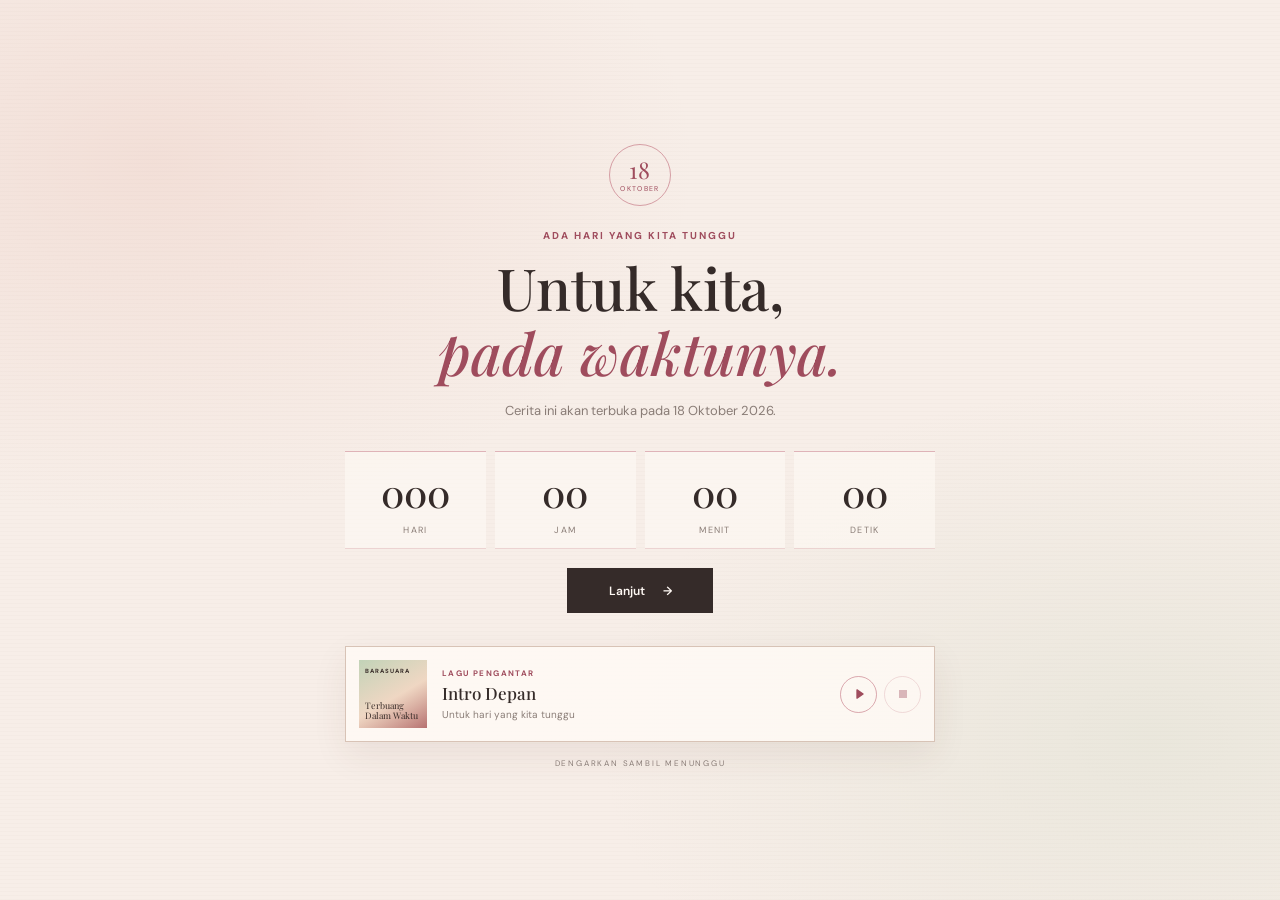
<file: index.html>
<!doctype html>
<html lang="id">
<head>
  <meta charset="utf-8">
  <meta name="viewport" content="width=device-width, initial-scale=1">
  <meta name="theme-color" content="#f6e9e3">
  <meta name="description" content="Perayaan kecil untuk satu tahun bersama.">
  <title>Satu Tahun, Kita</title>
  <link rel="stylesheet" href="style.css">
  <script src="script.js" defer></script>
</head>
<body>
  <div class="heart-rain" aria-hidden="true"></div>

  <main class="story" aria-live="polite">
    <section class="screen is-active" id="wishes-screen" aria-labelledby="wishes-title">
      <div class="intro-mark" aria-hidden="true">1 <span>tahun</span></div>
      <p class="eyebrow">UNTUK KITA, HARI INI DAN NANTI</p>
      <h1 id="wishes-title">Satu tahun,<br><em>dan masih kamu.</em></h1>
      <p class="screen-note">Sebelum lanjut, titipkan satu harapan kecil untuk perjalanan kita.</p>

      <form class="wish-form" id="wish-form">
        <label for="wish-input">Harapan untuk hubungan kita ke depannya</label>
        <textarea id="wish-input" name="wish" rows="4" placeholder="Tulis dari hati, ya..." required></textarea>
        <div class="form-bottom">
          <span class="form-hint">Tulis sesuatu dulu, baru kita lanjut.</span>
          <button class="button button--dark" type="submit">Submit <span aria-hidden="true">&#8594;</span></button>
        </div>
      </form>
      <p class="small-note">DIBUAT DENGAN SAYANG, KHUSUS UNTUK KAMU</p>
    </section>

    <section class="screen" id="letter-screen" aria-labelledby="letter-title" aria-hidden="true" inert>
      <p class="eyebrow">ADA SEPOTONG HATI DI SINI</p>
      <h2 id="letter-title">Sebuah surat <em>untukmu.</em></h2>
      <p class="screen-note">Ketuk amplopnya, ya.</p>

      <button class="envelope" id="envelope-button" type="button" aria-label="Buka surat">
        <span class="envelope-letter" aria-hidden="true"></span>
        <span class="envelope-flap" aria-hidden="true"></span>
        <span class="envelope-front" aria-hidden="true"></span>
        <span class="envelope-seal" aria-hidden="true">&hearts;</span>
      </button>
      <article class="letter-paper" id="letter-paper" aria-hidden="true">
        <p class="letter-kicker">UNTUK SAYANGKU,</p>
        <p>Happy 1st anniversary bb, so lucky to have you in my life. I never expected that i can meet someone like you in this life, i know sometimes i can make a mistake but i'm so gratefully to have soulmate who always forgive me. I still remember how we first meet before we love each other. I love you and it wouldn't stop</p>
        <span class="letter-heart" aria-hidden="true">&hearts;</span>
      </article>
      <button class="button button--dark next-button" id="letter-next" type="button" disabled>Next <span aria-hidden="true">&#8594;</span></button>
    </section>

    <section class="screen bouquet-screen" id="bouquet-screen" aria-labelledby="bouquet-title" aria-hidden="true" inert>
      <div class="bouquet-heading">
        <p class="eyebrow">PILIH BUNGA UNTUKKU</p>
        <h2 id="bouquet-title">Satu bunga,<br><em>satu pap.</em></h2>
        <p class="screen-note">Rangkai buket kecilmu. Boleh pilih lebih dari satu.</p>
      </div>

      <div class="flower-layout">
        <div class="flower-options" aria-label="Pilihan bunga">
          <button class="flower-option" type="button" data-flower="mawar" aria-label="Tambah mawar ke buket">
            <span class="flower-art flower-art--rose" aria-hidden="true">&#10047;</span>
            <span class="flower-name">Mawar</span>
            <span class="flower-price">satu bunga bayar dengan satu pap</span>
          </button>
          <button class="flower-option" type="button" data-flower="tulip" aria-label="Tambah tulip ke buket">
            <span class="flower-art flower-art--tulip" aria-hidden="true">&#10048;</span>
            <span class="flower-name">Tulip</span>
            <span class="flower-price">satu bunga bayar dengan satu pap</span>
          </button>
          <button class="flower-option" type="button" data-flower="matahari" aria-label="Tambah bunga matahari ke buket">
            <span class="flower-art flower-art--sunflower" aria-hidden="true">&#10047;</span>
            <span class="flower-name">Matahari</span>
            <span class="flower-price">satu bunga bayar dengan satu pap</span>
          </button>
          <button class="flower-option" type="button" data-flower="edelweis" aria-label="Tambah edelweis ke buket">
            <span class="flower-art flower-art--edelweiss" aria-hidden="true">&#10043;</span>
            <span class="flower-name">Edelweis</span>
            <span class="flower-price">satu bunga bayar dengan satu pap</span>
          </button>
          <button class="flower-option" type="button" data-flower="lily" aria-label="Tambah lily ke buket">
            <span class="flower-art flower-art--lily" aria-hidden="true">&#10046;</span>
            <span class="flower-name">Lily</span>
            <span class="flower-price">satu bunga bayar dengan satu pap</span>
          </button>
        </div>

        <aside class="bouquet-panel" aria-label="Buket pilihanmu">
          <p class="bouquet-label">BUKET KITA</p>
          <div class="bouquet-scene">
            <div class="bouquet-flowers" id="bouquet-flowers" aria-hidden="true"></div>
            <div class="bouquet-wrap" aria-hidden="true"></div>
            <div class="bouquet-ribbon" aria-hidden="true"><span></span></div>
          </div>
          <p class="bouquet-empty" id="bouquet-empty">Bunga pilihanmu akan muncul di sini</p>
          <ul class="bouquet-list" id="bouquet-list" aria-label="Isi buket"></ul>
          <p class="payment-count" id="payment-count" aria-live="polite">PILIH BUNGA DULU</p>
          <button class="button button--dark finish-button" id="finish-button" type="button" disabled>Lanjut <span aria-hidden="true">&#8594;</span></button>
        </aside>
      </div>
    </section>

    <section class="screen final-screen" id="final-screen" aria-labelledby="final-title" aria-hidden="true" inert>
      <p class="eyebrow">MASIH ADA BANYAK CERITA</p>
      <h2 id="final-title">Untuk semua <em>yang sudah kita lalui.</em></h2>
      <p class="screen-note">Terima kasih sudah menjadi rumah paling hangat.</p>
      <div class="memory-gallery" aria-label="Foto-foto kenangan">
        <img class="memory-photo" src="r1.jpeg" alt="Kenangan kita 1">
        <img class="memory-photo" src="r2.jpeg" alt="Kenangan kita 2">
        <img class="memory-photo" src="r3.jpeg" alt="Kenangan kita 3">
        <img class="memory-photo" src="r4.jpeg" alt="Kenangan kita 4">
        <img class="memory-photo" src="r5.jpeg" alt="Kenangan kita 5">
        <img class="memory-photo" src="r6.jpeg" alt="Kenangan kita 6">
        <img class="memory-photo" src="r7.jpeg" alt="Kenangan kita 7">
      </div>
      <button class="button button--dark return-button" id="return-button" type="button">Kembali ke awal <span aria-hidden="true">&#8594;</span></button>
    </section>
  </main>

  <footer class="music-player" aria-label="Pemutar musik">
    <div class="album-cover" aria-label="Sampul Terbuang Dalam Waktu oleh Barasuara">
      <img id="album-image" alt="Sampul lagu Terbuang Dalam Waktu oleh Barasuara" hidden>
      <span class="album-fallback" aria-hidden="true"><span>BARASUARA</span><strong>Terbuang<br>Dalam Waktu</strong></span>
    </div>
    <div class="track-info">
      <span class="track-title">Terbuang Dalam Waktu</span>
      <span class="track-artist">Barasuara</span>
    </div>
    <div class="track-progress" aria-hidden="true"><span></span></div>
    <button class="player-toggle" id="player-toggle" type="button" aria-label="Putar Terbuang Dalam Waktu" title="Putar / jeda">
      <svg class="play-icon" viewBox="0 0 24 24" aria-hidden="true"><path d="M8 5.8c0-.8.9-1.3 1.6-.8l9.1 6.2a1 1 0 0 1 0 1.6l-9.1 6.2c-.7.5-1.6 0-1.6-.8V5.8Z"/></svg>
      <svg class="pause-icon" viewBox="0 0 24 24" aria-hidden="true"><path d="M7 5h3.7v14H7zM13.3 5H17v14h-3.7z"/></svg>
    </button>
    <audio id="love-song" preload="auto" loop>
      <source src="terbuang%20dalam%20waktu.mpeg" type="audio/mpeg">
    </audio>
  </footer>
</body>
</html>
</file>
<file: style.css>
@import url('https://fonts.googleapis.com/css2?family=DM+Sans:wght@400;500;600;700&family=Playfair+Display:ital,wght@0,500;0,600;1,500;1,600&display=swap');

:root {
  color-scheme: light;
  --paper: #f7eee8;
  --paper-deep: #efdfd5;
  --ink: #352b29;
  --muted: #897c76;
  --rose: #bd6676;
  --rose-deep: #9f4c5d;
  --line: #dfcec4;
  --green: #687a5d;
  --serif: 'Playfair Display', Georgia, serif;
  --sans: 'DM Sans', 'Trebuchet MS', sans-serif;
}

* { box-sizing: border-box; }

body {
  min-width: 320px;
  min-height: 100vh;
  min-height: 100svh;
  margin: 0;
  overflow-x: hidden;
  color: var(--ink);
  background:
    radial-gradient(ellipse at 8% 18%, rgba(226, 168, 155, .19), transparent 34%),
    radial-gradient(ellipse at 92% 75%, rgba(220, 190, 163, .23), transparent 32%),
    repeating-linear-gradient(0deg, rgba(94, 67, 51, .018) 0, rgba(94, 67, 51, .018) 1px, transparent 1px, transparent 4px),
    var(--paper);
  font-family: var(--sans);
}

button, textarea { font: inherit; }
button { color: inherit; }
button:focus-visible, textarea:focus-visible { outline: 2px solid var(--rose-deep); outline-offset: 4px; }

.heart-rain {
  position: fixed;
  z-index: 0;
  inset: 0;
  overflow: hidden;
  pointer-events: none;
}

.falling-heart {
  position: absolute;
  top: -32px;
  color: var(--heart-color, #d98a98);
  opacity: 0;
  font-family: Georgia, serif;
  animation: heart-fall var(--fall-duration, 9s) linear var(--fall-delay, 0s) infinite;
  user-select: none;
}

@keyframes heart-fall {
  0% { transform: translate3d(0, -5vh, 0) rotate(0deg); opacity: 0; }
  12% { opacity: var(--heart-opacity, .34); }
  82% { opacity: var(--heart-opacity, .34); }
  100% { transform: translate3d(var(--heart-drift, 28px), 112vh, 0) rotate(46deg); opacity: 0; }
}

.story {
  position: relative;
  z-index: 1;
  width: min(100% - 36px, 920px);
  min-height: 100vh;
  min-height: 100svh;
  margin: 0 auto;
  padding: 50px 0 166px;
}

.screen {
  position: absolute;
  inset: 50px 0 auto;
  display: flex;
  flex-direction: column;
  align-items: center;
  padding-bottom: 110px;
  text-align: center;
  opacity: 0;
  transform: translateY(18px);
  transition: opacity .65s ease, transform .75s cubic-bezier(.2, .8, .2, 1);
  pointer-events: none;
}

.screen.is-active { opacity: 1; transform: translateY(0); pointer-events: auto; }
.screen[hidden] { display: none; }

.intro-mark {
  display: grid;
  place-items: center;
  width: 58px;
  height: 58px;
  margin-bottom: 25px;
  border: 1px solid rgba(189, 102, 118, .58);
  border-radius: 50%;
  color: var(--rose-deep);
  font-family: var(--serif);
  font-size: 25px;
}

.intro-mark span { margin-top: -20px; font-family: var(--sans); font-size: 8px; letter-spacing: 1.2px; text-transform: uppercase; }
.eyebrow { margin: 0 0 13px; color: var(--rose-deep); font-size: 10px; font-weight: 700; letter-spacing: 2.1px; }

h1, h2 {
  margin: 0;
  font-family: var(--serif);
  font-size: clamp(38px, 6vw, 58px);
  font-weight: 500;
  line-height: 1.13;
}

h1 em, h2 em { color: var(--rose-deep); font-weight: 500; }
.screen-note { max-width: 390px; margin: 15px 0 0; color: var(--muted); font-size: 13px; line-height: 1.7; }

.wish-form {
  width: min(100%, 510px);
  margin-top: 29px;
  padding: 23px 25px 20px;
  border: 1px solid rgba(185, 151, 133, .48);
  background: rgba(255, 251, 246, .69);
  box-shadow: 0 14px 45px rgba(87, 55, 41, .07);
  text-align: left;
  backdrop-filter: blur(8px);
}

.wish-form label { display: block; margin-bottom: 13px; font-family: var(--serif); font-size: 17px; }
.wish-form textarea { width: 100%; min-height: 105px; padding: 13px 14px; resize: vertical; border: 1px solid var(--line); border-radius: 0; background: rgba(255, 255, 255, .56); color: var(--ink); font-size: 13px; line-height: 1.65; }
.wish-form textarea::placeholder { color: #a5968d; }
.form-bottom { display: flex; align-items: center; justify-content: space-between; gap: 12px; margin-top: 15px; }
.form-hint, .small-note { color: var(--muted); font-size: 10px; }

.button {
  display: inline-flex;
  min-height: 43px;
  align-items: center;
  justify-content: center;
  gap: 17px;
  padding: 0 20px;
  border: 0;
  cursor: pointer;
  font-size: 12px;
  font-weight: 600;
  transition: background .2s ease, transform .2s ease, opacity .2s ease;
}

.button:hover:not(:disabled) { transform: translateY(-2px); }
.button--dark { background: var(--ink); color: #fff9f4; }
.button--dark:hover:not(:disabled) { background: var(--rose-deep); }
.button:disabled { cursor: not-allowed; opacity: .4; }
.small-note { margin: 25px 0 0; font-size: 8px; letter-spacing: 1.8px; }

#letter-screen { padding-bottom: 220px; }
#letter-screen h2, .bouquet-heading h2 { font-size: clamp(34px, 5vw, 47px); }
.envelope {
  position: relative;
  width: 246px;
  height: 164px;
  margin: 46px 0 15px;
  overflow: visible;
  border: 0;
  background: transparent;
  cursor: pointer;
  filter: drop-shadow(0 14px 18px rgba(96, 55, 48, .16));
  perspective: 800px;
}
.envelope-front {
  position: absolute;
  inset: 0;
  z-index: 3;
  background: #d9a3a0;
  clip-path: polygon(0 0, 50% 57%, 100% 0, 100% 100%, 0 100%);
}
.envelope-front::before, .envelope-front::after { position: absolute; inset: 0; content: ''; background: rgba(255, 237, 225, .42); }
.envelope-front::before { clip-path: polygon(0 0, 50% 58%, 0 100%); }
.envelope-front::after { clip-path: polygon(100% 0, 50% 58%, 100% 100%); background: rgba(163, 92, 96, .17); }
.envelope-flap {
  position: absolute;
  inset: 0 0 auto;
  z-index: 4;
  height: 83px;
  background: #c98588;
  clip-path: polygon(0 0, 100% 0, 50% 100%);
  transform-origin: top center;
  transition: transform .7s cubic-bezier(.2, .7, .25, 1), z-index .01s .35s;
}
.envelope-letter {
  position: absolute;
  inset: 13px 17px 6px;
  z-index: 2;
  background: #fff8ee;
  transition: transform .8s cubic-bezier(.2, .8, .2, 1);
}
.envelope-seal {
  position: absolute;
  z-index: 5;
  top: 69px;
  left: calc(50% - 16px);
  display: grid;
  width: 32px;
  height: 32px;
  place-items: center;
  border: 1px solid rgba(255, 255, 255, .72);
  border-radius: 50%;
  background: var(--rose-deep);
  color: #fff4eb;
  font-size: 15px;
  transition: opacity .25s ease, transform .3s ease;
}
.envelope.is-open .envelope-flap { z-index: 1; transform: rotateX(180deg); }
.envelope.is-open .envelope-letter { transform: translateY(-74px); }
.envelope.is-open .envelope-seal { opacity: 0; transform: scale(.5); }

.letter-paper {
  width: min(100%, 495px);
  max-height: 0;
  margin: 0 auto;
  padding: 0 25px;
  overflow: hidden;
  border: 0 solid rgba(183, 151, 128, .5);
  background: rgba(255, 250, 242, .91);
  opacity: 0;
  transform: translateY(-8px) scale(.98);
  transition: max-height .85s ease, padding .55s ease, opacity .45s ease, transform .65s ease, border-width .2s ease;
  text-align: left;
}
.letter-paper.is-visible { max-height: 310px; margin: 10px auto 0; padding: 22px 25px 18px; border-width: 1px; opacity: 1; transform: translateY(0) scale(1); }
.letter-kicker { margin: 0 0 12px; color: var(--rose-deep); font-size: 9px; font-weight: 700; letter-spacing: 1.5px; }
.letter-paper > p:nth-child(2) { margin: 0; font-family: var(--serif); font-size: 15px; line-height: 1.8; }
.letter-heart { display: block; margin-top: 11px; color: var(--rose); text-align: right; }
.next-button { margin: 18px auto 0; }

.bouquet-screen { align-items: stretch; text-align: left; }
.bouquet-heading { text-align: center; }
.bouquet-heading .screen-note { margin-right: auto; margin-left: auto; }
.flower-layout { display: grid; grid-template-columns: minmax(0, 1.14fr) minmax(260px, .86fr); align-items: start; gap: 30px; width: 100%; margin-top: 29px; }
.flower-options { display: grid; grid-template-columns: repeat(2, minmax(0, 1fr)); gap: 10px; }
.flower-option {
  display: grid;
  grid-template-columns: 45px 1fr;
  grid-template-rows: auto auto;
  min-height: 78px;
  align-items: center;
  padding: 11px 12px;
  border: 1px solid rgba(185, 151, 133, .52);
  background: rgba(255, 251, 246, .72);
  cursor: pointer;
  text-align: left;
  transition: border-color .2s ease, background .2s ease, transform .2s ease;
}
.flower-option:hover { transform: translateY(-2px); border-color: var(--rose); background: #fff9f4; }
.flower-option:active { transform: scale(.98); }
.flower-art { grid-row: 1 / 3; display: grid; width: 39px; height: 45px; place-items: center; font-size: 31px; line-height: 1; }
.flower-art--rose { color: #bd5164; }
.flower-art--tulip { color: #d27275; }
.flower-art--sunflower { color: #d7a332; }
.flower-art--edelweiss { color: #91a3a0; }
.flower-art--lily { color: #d99b81; }
.flower-name { align-self: end; font-family: var(--serif); font-size: 16px; }
.flower-price { align-self: start; margin-top: 4px; color: var(--muted); font-size: 8px; line-height: 1.35; }

.bouquet-panel { min-height: 455px; padding: 19px 20px 18px; border: 1px solid rgba(185, 151, 133, .48); background: rgba(255, 251, 246, .7); text-align: center; }
.bouquet-label { margin: 0; color: var(--rose-deep); font-size: 9px; font-weight: 700; letter-spacing: 2px; }
.bouquet-scene { position: relative; width: 100%; max-width: 254px; height: 220px; margin: 9px auto 0; }
.bouquet-wrap {
  position: absolute;
  z-index: 3;
  right: 64px;
  bottom: 8px;
  left: 64px;
  height: 82px;
  background: repeating-linear-gradient(117deg, rgba(255,255,255,.32) 0 2px, transparent 2px 11px), linear-gradient(105deg, #d2a06c, #f1cea0 47%, #c68a5f);
  clip-path: polygon(5% 0, 95% 0, 70% 100%, 30% 100%);
  filter: drop-shadow(0 5px 3px rgba(94, 63, 48, .14));
}
.bouquet-wrap::before { position: absolute; inset: 0; background: linear-gradient(78deg, transparent 24%, rgba(255,255,255,.48) 25% 28%, transparent 29% 71%, rgba(255,255,255,.42) 72% 75%, transparent 76%); content: ''; }
.bouquet-ribbon { position: absolute; z-index: 4; right: 0; bottom: 47px; left: 0; width: 32px; height: 13px; margin: auto; border-radius: 2px; background: #db869c; box-shadow: 0 2px 4px rgba(111, 61, 70, .15); }
.bouquet-ribbon::before, .bouquet-ribbon::after { position: absolute; top: -7px; width: 20px; height: 17px; border: 3px solid #d77993; border-radius: 15px 15px 3px 15px; content: ''; }
.bouquet-ribbon::before { left: -16px; transform: rotate(25deg); }
.bouquet-ribbon::after { right: -16px; transform: scaleX(-1) rotate(25deg); }
.bouquet-ribbon span { position: absolute; top: 7px; left: 13px; width: 10px; height: 24px; border-right: 3px solid #d77993; border-bottom: 3px solid #d77993; transform: rotate(15deg) skewY(15deg); }
.bouquet-flowers { position: absolute; z-index: 2; inset: 0 8px 76px; display: flex; align-items: end; justify-content: center; gap: 2px; }
.bouquet-stem { position: relative; display: flex; width: 44px; height: calc(72px + var(--stem-rise, 0px)); flex: 0 1 44px; align-items: start; justify-content: center; margin: 0 -2px; transform: rotate(var(--tilt, 0deg)); transform-origin: top center; }
.bouquet-bloom {
  position: relative;
  display: block;
  width: 52px;
  height: 52px;
  flex: none;
  background:
    radial-gradient(circle at 50% 50%, var(--center-color) 0 11%, rgba(255,255,255,.6) 12% 15%, transparent 16%),
    radial-gradient(ellipse 20% 29% at 50% 14%, var(--petal-color) 0 74%, transparent 78%),
    radial-gradient(ellipse 20% 29% at 76% 24%, var(--petal-color) 0 74%, transparent 78%),
    radial-gradient(ellipse 20% 29% at 86% 50%, var(--petal-color) 0 74%, transparent 78%),
    radial-gradient(ellipse 20% 29% at 76% 76%, var(--petal-color) 0 74%, transparent 78%),
    radial-gradient(ellipse 20% 29% at 50% 86%, var(--petal-color) 0 74%, transparent 78%),
    radial-gradient(ellipse 20% 29% at 24% 76%, var(--petal-color) 0 74%, transparent 78%),
    radial-gradient(ellipse 20% 29% at 14% 50%, var(--petal-color) 0 74%, transparent 78%),
    radial-gradient(ellipse 20% 29% at 24% 24%, var(--petal-color) 0 74%, transparent 78%);
  filter: drop-shadow(0 2px 1px rgba(74, 46, 43, .12));
}
.bouquet-stem::before { position: absolute; z-index: 1; top: 62px; left: 2px; width: 13px; height: 7px; border-radius: 100% 0 100% 0; background: var(--green); box-shadow: 15px 13px 0 -1px #829173; transform: rotate(-24deg); content: ''; }
.bouquet-stem::after { position: absolute; top: 33px; bottom: -1px; left: 18px; z-index: -1; width: 3px; border-radius: 3px; background: var(--green); content: ''; }
.bouquet-extra { position: absolute; top: 8px; right: 1px; padding: 3px 6px; border-radius: 20px; background: var(--paper); color: var(--ink); font-size: 9px; }
.bouquet-empty { margin: -1px 0 9px; color: var(--muted); font-size: 10px; }
.bouquet-list { display: flex; flex-wrap: wrap; justify-content: center; gap: 5px 11px; min-height: 22px; margin: 5px 0 7px; padding: 0; list-style: none; }
.bouquet-list li { display: flex; align-items: center; gap: 5px; color: var(--ink); font-size: 10px; }
.bouquet-list button { display: grid; width: 19px; height: 19px; place-items: center; border: 1px solid var(--line); border-radius: 50%; background: transparent; cursor: pointer; font-size: 12px; }
.payment-count { margin: 7px 0 12px; color: var(--rose-deep); font-size: 10px; font-weight: 700; letter-spacing: 1.1px; }
.finish-button { width: 100%; min-height: 39px; }

.final-screen { padding-bottom: 145px; }
.final-screen h2 { max-width: 720px; font-size: clamp(35px, 5vw, 49px); }
.memory-gallery { position: relative; width: 100%; height: min(58vh, 460px); min-height: 350px; margin: 31px 0 26px; overflow: hidden; }
.memory-photo { position: absolute; top: -190px; left: var(--photo-x); width: clamp(84px, 11vw, 122px); aspect-ratio: 3 / 4; object-fit: cover; border: 6px solid rgba(255, 251, 246, .92); background: var(--paper-deep); box-shadow: 0 10px 28px rgba(70, 45, 39, .16); opacity: 0; will-change: top, transform, opacity; }
.memory-photo:nth-child(1) { --photo-x: 4%; --photo-tilt: -5; --photo-delay: -9s; }
.memory-photo:nth-child(2) { --photo-x: 18%; --photo-tilt: 3; --photo-delay: -3s; }
.memory-photo:nth-child(3) { --photo-x: 32%; --photo-tilt: -2; --photo-delay: -7s; }
.memory-photo:nth-child(4) { --photo-x: 46%; --photo-tilt: 5; --photo-delay: -1s; }
.memory-photo:nth-child(5) { --photo-x: 60%; --photo-tilt: -4; --photo-delay: -5s; }
.memory-photo:nth-child(6) { --photo-x: 74%; --photo-tilt: 2; --photo-delay: -10s; }
.memory-photo:nth-child(7) { --photo-x: 86%; --photo-tilt: -3; --photo-delay: -4s; }
.final-screen.is-active .memory-photo { animation: photo-rain 12s linear var(--photo-delay) infinite; }
.return-button { margin: 0 auto; }

@keyframes photo-rain {
  0% { top: -190px; transform: translate3d(0, 0, 0) rotate(calc(var(--photo-tilt) * 1deg)); opacity: 0; }
  9% { opacity: 1; }
  88% { opacity: 1; }
  100% { top: calc(100% + 190px); transform: translate3d(18px, 0, 0) rotate(calc(var(--photo-tilt) * 1deg)); opacity: 0; }
}

.music-player {
  position: fixed;
  z-index: 10;
  right: 0;
  bottom: 44px;
  left: 0;
  display: grid;
  grid-template-columns: 48px minmax(105px, 1fr) minmax(45px, 1.2fr) 38px;
  align-items: center;
  gap: 13px;
  min-height: 76px;
  padding: 10px max(20px, calc((100vw - 880px) / 2));
  border-top: 1px solid rgba(185, 151, 133, .6);
  background: rgba(249, 241, 234, .94);
  box-shadow: 0 -9px 28px rgba(75, 54, 43, .07);
  backdrop-filter: blur(16px);
}
.album-cover { position: relative; display: grid; width: 48px; height: 48px; place-items: center; overflow: hidden; background: linear-gradient(145deg, #c4d4c4, #e4c5b4 57%, #c47f81); color: #392d29; }
.album-cover img { width: 100%; height: 100%; object-fit: cover; }
.album-cover img:not([hidden]) + .album-fallback { display: none; }
.album-fallback { display: flex; width: 100%; height: 100%; flex-direction: column; justify-content: space-between; padding: 5px 4px; background: linear-gradient(150deg, rgba(210,224,205,.84), rgba(240,217,197,.88) 54%, rgba(182,113,111,.72)); }
.album-fallback span { font-size: 5px; font-weight: 700; letter-spacing: 1px; }
.album-fallback strong { font-family: var(--serif); font-size: 6px; font-weight: 500; line-height: 1.2; }
.track-info { display: grid; gap: 4px; min-width: 0; }
.track-title { overflow: hidden; font-size: 12px; font-weight: 700; text-overflow: ellipsis; white-space: nowrap; }
.track-artist { color: var(--muted); font-size: 10px; }
.track-progress { position: relative; height: 2px; overflow: hidden; background: #d9c9bf; }
.track-progress span { display: block; width: 28%; height: 100%; background: var(--rose); animation: progress-drift 22s linear infinite alternate; }
@keyframes progress-drift { to { width: 72%; } }
.player-toggle { display: grid; width: 36px; height: 36px; place-items: center; border: 1px solid rgba(189, 102, 118, .55); border-radius: 50%; background: transparent; color: var(--rose-deep); cursor: pointer; }
.player-toggle svg { width: 17px; height: 17px; fill: currentColor; }
.pause-icon, .is-playing .play-icon { display: none; }
.is-playing .pause-icon { display: block; }

@media (min-width: 900px) {
  .story { padding-top: 64px; }
  .screen { inset: 64px 0 auto; }
  .bouquet-screen { padding-bottom: 30px; }
}

@media (max-width: 650px) {
  .story { width: min(100% - 30px, 500px); padding-top: 36px; }
  .screen { inset: 36px 0 auto; }
  .intro-mark { width: 50px; height: 50px; margin-bottom: 20px; font-size: 22px; }
  h1 { font-size: clamp(38px, 11vw, 50px); }
  .screen-note { max-width: 330px; font-size: 12px; }
  .wish-form { margin-top: 23px; padding: 19px 17px 16px; }
  .wish-form label { font-size: 15px; }
  .form-hint { max-width: 145px; font-size: 9px; line-height: 1.4; }
  .button { min-height: 41px; padding: 0 16px; }
  .small-note { margin-top: 20px; font-size: 7px; }
  .envelope { margin-top: 39px; }
  .letter-paper.is-visible { max-height: 390px; padding: 18px; }
  .letter-paper > p:nth-child(2) { font-size: 14px; }
  .flower-layout { grid-template-columns: 1fr; gap: 15px; margin-top: 22px; }
  .flower-options { gap: 8px; }
  .flower-option { grid-template-columns: 37px 1fr; min-height: 68px; padding: 8px; }
  .flower-art { width: 33px; height: 40px; font-size: 27px; }
  .flower-name { font-size: 14px; }
  .flower-price { font-size: 7px; }
  .bouquet-panel { min-height: auto; padding: 15px 18px; }
  .bouquet-scene { height: 190px; }
  .bouquet-wrap { right: 74px; left: 74px; height: 68px; }
  .bouquet-ribbon { bottom: 38px; }
  .bouquet-flowers { right: 5px; bottom: 65px; left: 5px; }
  .bouquet-stem { height: calc(64px + var(--stem-rise, 0px)); }
  .bouquet-bloom { width: 45px; height: 45px; }
  .bouquet-stem::before { top: 57px; }
  .bouquet-stem::after { top: 30px; left: 18px; }
  .music-player { grid-template-columns: 44px minmax(80px, 1fr) minmax(30px, .65fr) 36px; gap: 9px; min-height: 68px; padding: 9px 15px; }
  .album-cover { width: 44px; height: 44px; }
  .track-title { font-size: 11px; }
  .memory-gallery { height: min(54vh, 410px); min-height: 310px; margin-top: 24px; }
  .memory-photo { width: clamp(66px, 22vw, 82px); border-width: 4px; }
  .memory-photo:nth-child(1) { --photo-x: 2%; }
  .memory-photo:nth-child(2) { --photo-x: 36%; }
  .memory-photo:nth-child(3) { --photo-x: 70%; }
  .memory-photo:nth-child(4) { --photo-x: 18%; }
  .memory-photo:nth-child(5) { --photo-x: 52%; }
  .memory-photo:nth-child(6) { --photo-x: 5%; }
  .memory-photo:nth-child(7) { --photo-x: 72%; }
}

@media (max-width: 365px) {
  .flower-price { font-size: 6.5px; }
  .flower-option { grid-template-columns: 31px 1fr; }
  .flower-art { width: 29px; font-size: 24px; }
  .music-player { grid-template-columns: 40px minmax(74px, 1fr) 27px 34px; gap: 7px; padding-right: 11px; padding-left: 11px; }
  .album-cover { width: 40px; height: 40px; }
  .track-progress { width: 25px; }
}

@media (prefers-reduced-motion: reduce) {
  *, *::before, *::after { scroll-behavior: auto !important; animation-duration: .01ms !important; animation-iteration-count: 1 !important; transition-duration: .01ms !important; }
}
</file>
<file: timer.css>
@import url('https://fonts.googleapis.com/css2?family=DM+Sans:wght@400;500;600;700&family=Playfair+Display:ital,wght@0,500;0,600;1,500;1,600&display=swap');

:root {
  color-scheme: light;
  --paper: #f7eee8;
  --ink: #352b29;
  --muted: #897c76;
  --rose: #bd6676;
  --rose-deep: #9f4c5d;
  --line: #dfcec4;
  --serif: 'Playfair Display', Georgia, serif;
  --sans: 'DM Sans', 'Trebuchet MS', sans-serif;
}

* { box-sizing: border-box; }
body {
  min-width: 320px;
  min-height: 100vh;
  min-height: 100svh;
  margin: 0;
  overflow-x: hidden;
  color: var(--ink);
  background:
    radial-gradient(ellipse at 12% 18%, rgba(226, 168, 155, .21), transparent 34%),
    radial-gradient(ellipse at 90% 82%, rgba(191, 207, 181, .23), transparent 34%),
    repeating-linear-gradient(0deg, rgba(94, 67, 51, .018) 0, rgba(94, 67, 51, .018) 1px, transparent 1px, transparent 4px),
    var(--paper);
  font-family: var(--sans);
}
button { font: inherit; color: inherit; }
button:focus-visible { outline: 2px solid var(--rose-deep); outline-offset: 4px; }
.timer-hearts { position: fixed; z-index: 0; inset: 0; overflow: hidden; pointer-events: none; }
.timer-heart {
  position: absolute;
  top: -32px;
  color: var(--heart-color);
  font-family: Georgia, serif;
  font-size: var(--heart-size);
  opacity: 0;
  animation: timer-heart-fall var(--heart-duration) linear var(--heart-delay) infinite;
}
@keyframes timer-heart-fall {
  0% { transform: translate3d(0, -6vh, 0) rotate(0); opacity: 0; }
  12%, 82% { opacity: .22; }
  100% { transform: translate3d(var(--heart-drift), 112vh, 0) rotate(48deg); opacity: 0; }
}
.timer-page { position: relative; z-index: 1; display: grid; min-height: 100vh; min-height: 100svh; place-items: center; padding: 46px 18px 34px; }
.timer-content { width: min(100%, 590px); text-align: center; animation: arrive .9s cubic-bezier(.2, .8, .2, 1) both; }
@keyframes arrive { from { transform: translateY(16px); opacity: 0; } to { transform: translateY(0); opacity: 1; } }
.timer-mark { display: grid; width: 62px; height: 62px; place-content: center; margin: 0 auto 23px; border: 1px solid rgba(189, 102, 118, .58); border-radius: 50%; color: var(--rose-deep); font-family: var(--serif); font-size: 23px; line-height: 1; }
.timer-mark span { margin-top: 4px; font-family: var(--sans); font-size: 7px; letter-spacing: 1.3px; text-transform: uppercase; }
.timer-eyebrow { margin: 0 0 13px; color: var(--rose-deep); font-size: 10px; font-weight: 700; letter-spacing: 2px; }
h1 { margin: 0; font-family: var(--serif); font-size: clamp(39px, 8vw, 58px); font-weight: 500; line-height: 1.12; }
h1 em { color: var(--rose-deep); font-weight: 500; }
.timer-copy { margin: 15px 0 0; color: var(--muted); font-size: 13px; line-height: 1.7; }
.countdown { display: grid; grid-template-columns: repeat(4, minmax(0, 1fr)); gap: 9px; margin: 29px 0 19px; }
.countdown div { display: grid; gap: 6px; padding: 15px 8px 12px; border-top: 1px solid rgba(189, 102, 118, .45); border-bottom: 1px solid rgba(189, 102, 118, .24); background: rgba(255, 251, 246, .55); }
.countdown strong { font-family: var(--serif); font-size: clamp(27px, 6vw, 38px); font-weight: 500; font-variant-numeric: tabular-nums; }
.countdown span { color: var(--muted); font-size: 9px; letter-spacing: 1.2px; text-transform: uppercase; }
.continue-button { display: inline-flex; min-width: 146px; min-height: 45px; align-items: center; justify-content: center; gap: 18px; border: 0; background: var(--ink); color: #fff9f4; font-size: 12px; font-weight: 600; cursor: pointer; transition: background .2s ease, transform .2s ease, opacity .2s ease; }
.continue-button:hover:not(:disabled) { transform: translateY(-2px); background: var(--rose-deep); }
.continue-button:disabled { cursor: not-allowed; opacity: .45; }
.intro-player { display: grid; grid-template-columns: 68px minmax(0, 1fr) auto; align-items: center; gap: 15px; margin-top: 33px; padding: 13px; border: 1px solid rgba(185, 151, 133, .55); background: rgba(255, 251, 246, .82); box-shadow: 0 13px 35px rgba(87, 55, 41, .08); text-align: left; }
.album-art { position: relative; width: 68px; aspect-ratio: 1; overflow: hidden; background: linear-gradient(145deg, #b7c6ad, #e6c0ad 56%, #b97276); }
.album-art img { width: 100%; height: 100%; object-fit: cover; }
.album-art img:not([hidden]) + .album-fallback { display: none; }
.album-fallback { display: flex; height: 100%; flex-direction: column; justify-content: space-between; padding: 7px 6px; background: linear-gradient(150deg, rgba(195,213,185,.88), rgba(240,217,197,.9) 54%, rgba(182,113,111,.76)); color: #392d29; }
.album-fallback strong { font-size: 6px; letter-spacing: 1px; }
.album-fallback span { font-family: var(--serif); font-size: 9px; line-height: 1.1; }
.intro-meta { display: grid; min-width: 0; gap: 4px; }
.intro-label { color: var(--rose-deep); font-size: 8px; font-weight: 700; letter-spacing: 1.4px; }
.intro-meta strong { overflow: hidden; font-family: var(--serif); font-size: 17px; font-weight: 500; text-overflow: ellipsis; white-space: nowrap; }
.intro-artist { color: var(--muted); font-size: 10px; }
.intro-controls { display: flex; gap: 7px; }
.intro-controls button { display: grid; width: 37px; height: 37px; place-items: center; border: 1px solid rgba(189, 102, 118, .55); border-radius: 50%; background: transparent; color: var(--rose-deep); cursor: pointer; }
.intro-controls button:disabled { opacity: .38; cursor: not-allowed; }
.intro-controls svg { width: 16px; height: 16px; fill: currentColor; }
.timer-footnote { margin: 16px 0 0; color: var(--muted); font-size: 8px; letter-spacing: 1.8px; }

@media (max-width: 480px) {
  .timer-page { padding: 34px 15px 25px; }
  .timer-mark { width: 54px; height: 54px; margin-bottom: 19px; }
  .timer-eyebrow { font-size: 9px; letter-spacing: 1.7px; }
  .timer-copy { font-size: 12px; }
  .countdown { gap: 6px; margin-top: 24px; }
  .countdown div { padding: 12px 4px 10px; }
  .countdown span { font-size: 8px; letter-spacing: .8px; }
  .intro-player { grid-template-columns: 56px minmax(0, 1fr) auto; gap: 10px; margin-top: 26px; padding: 10px; }
  .album-art { width: 56px; }
  .intro-meta strong { font-size: 15px; }
  .intro-controls { gap: 4px; }
  .intro-controls button { width: 33px; height: 33px; }
}
@media (prefers-reduced-motion: reduce) {
  *, *::before, *::after { scroll-behavior: auto !important; animation-duration: .01ms !important; animation-iteration-count: 1 !important; transition-duration: .01ms !important; }
}
</file>
